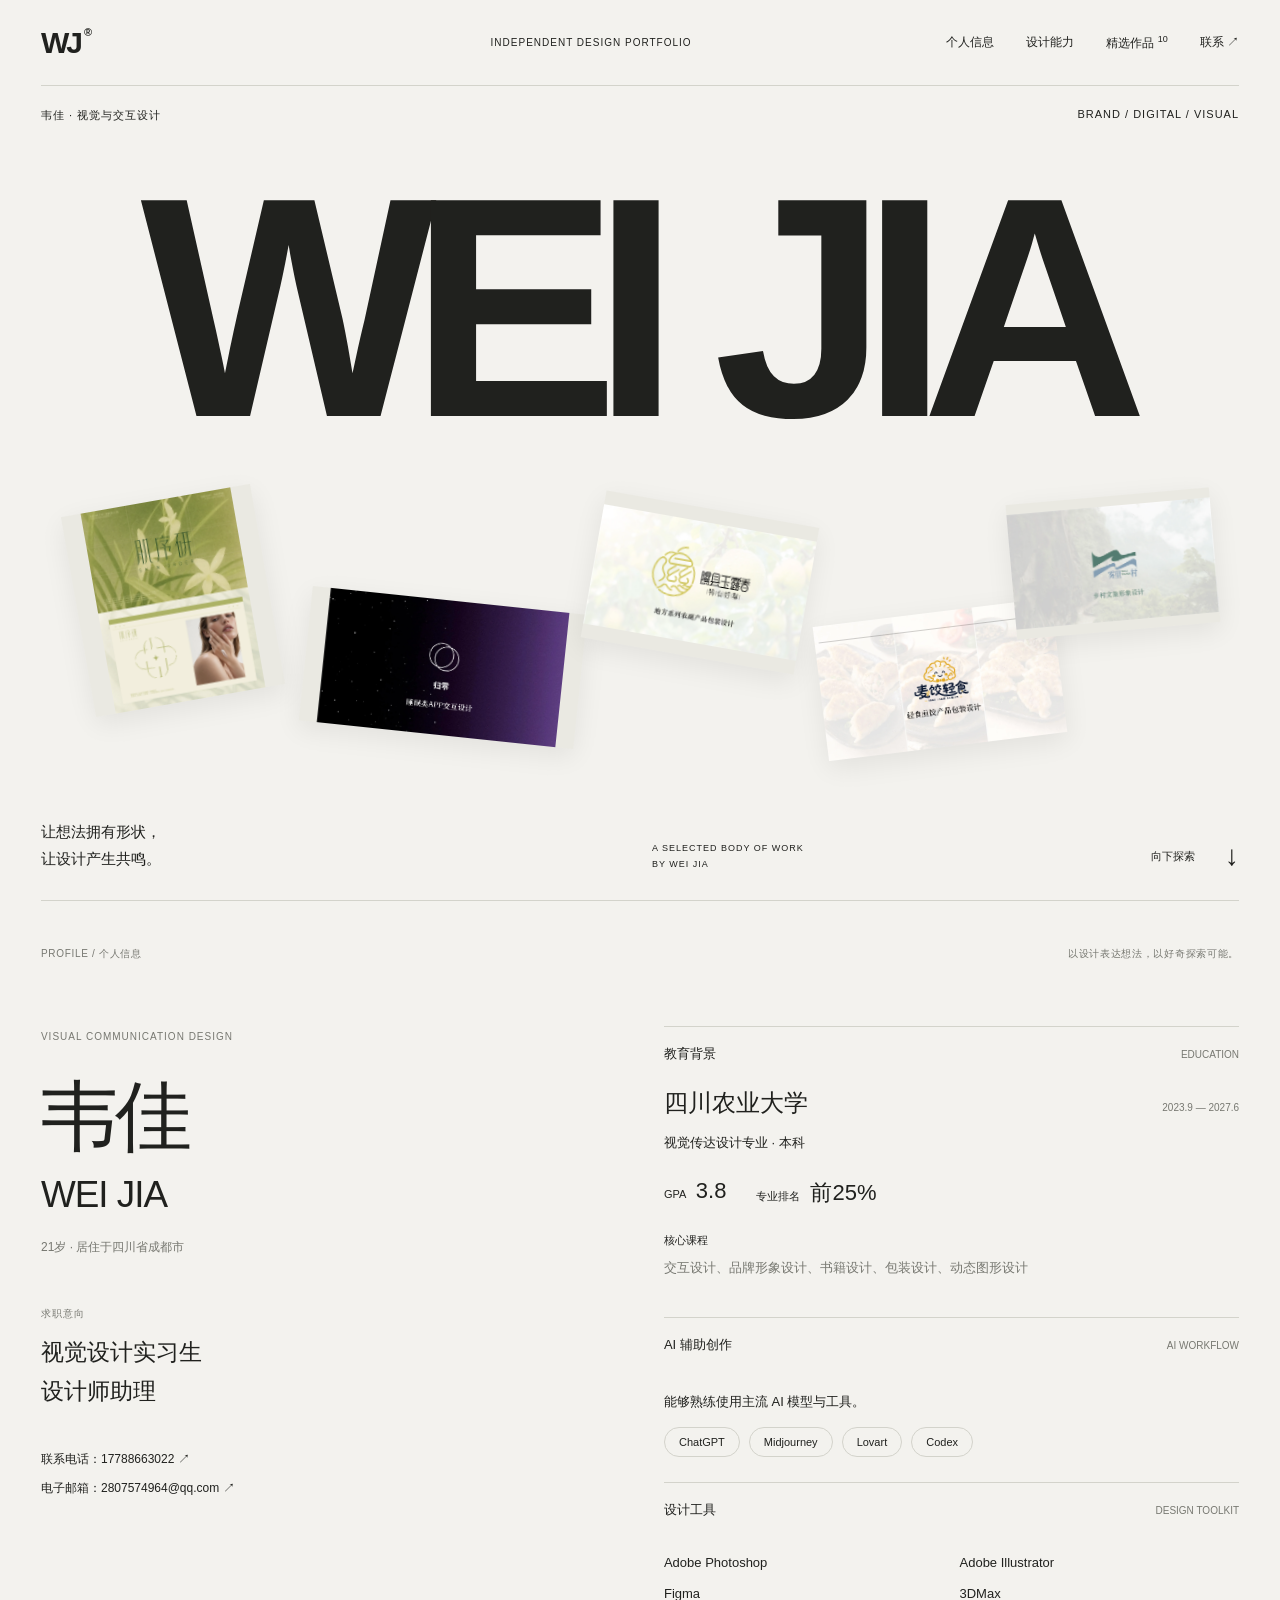
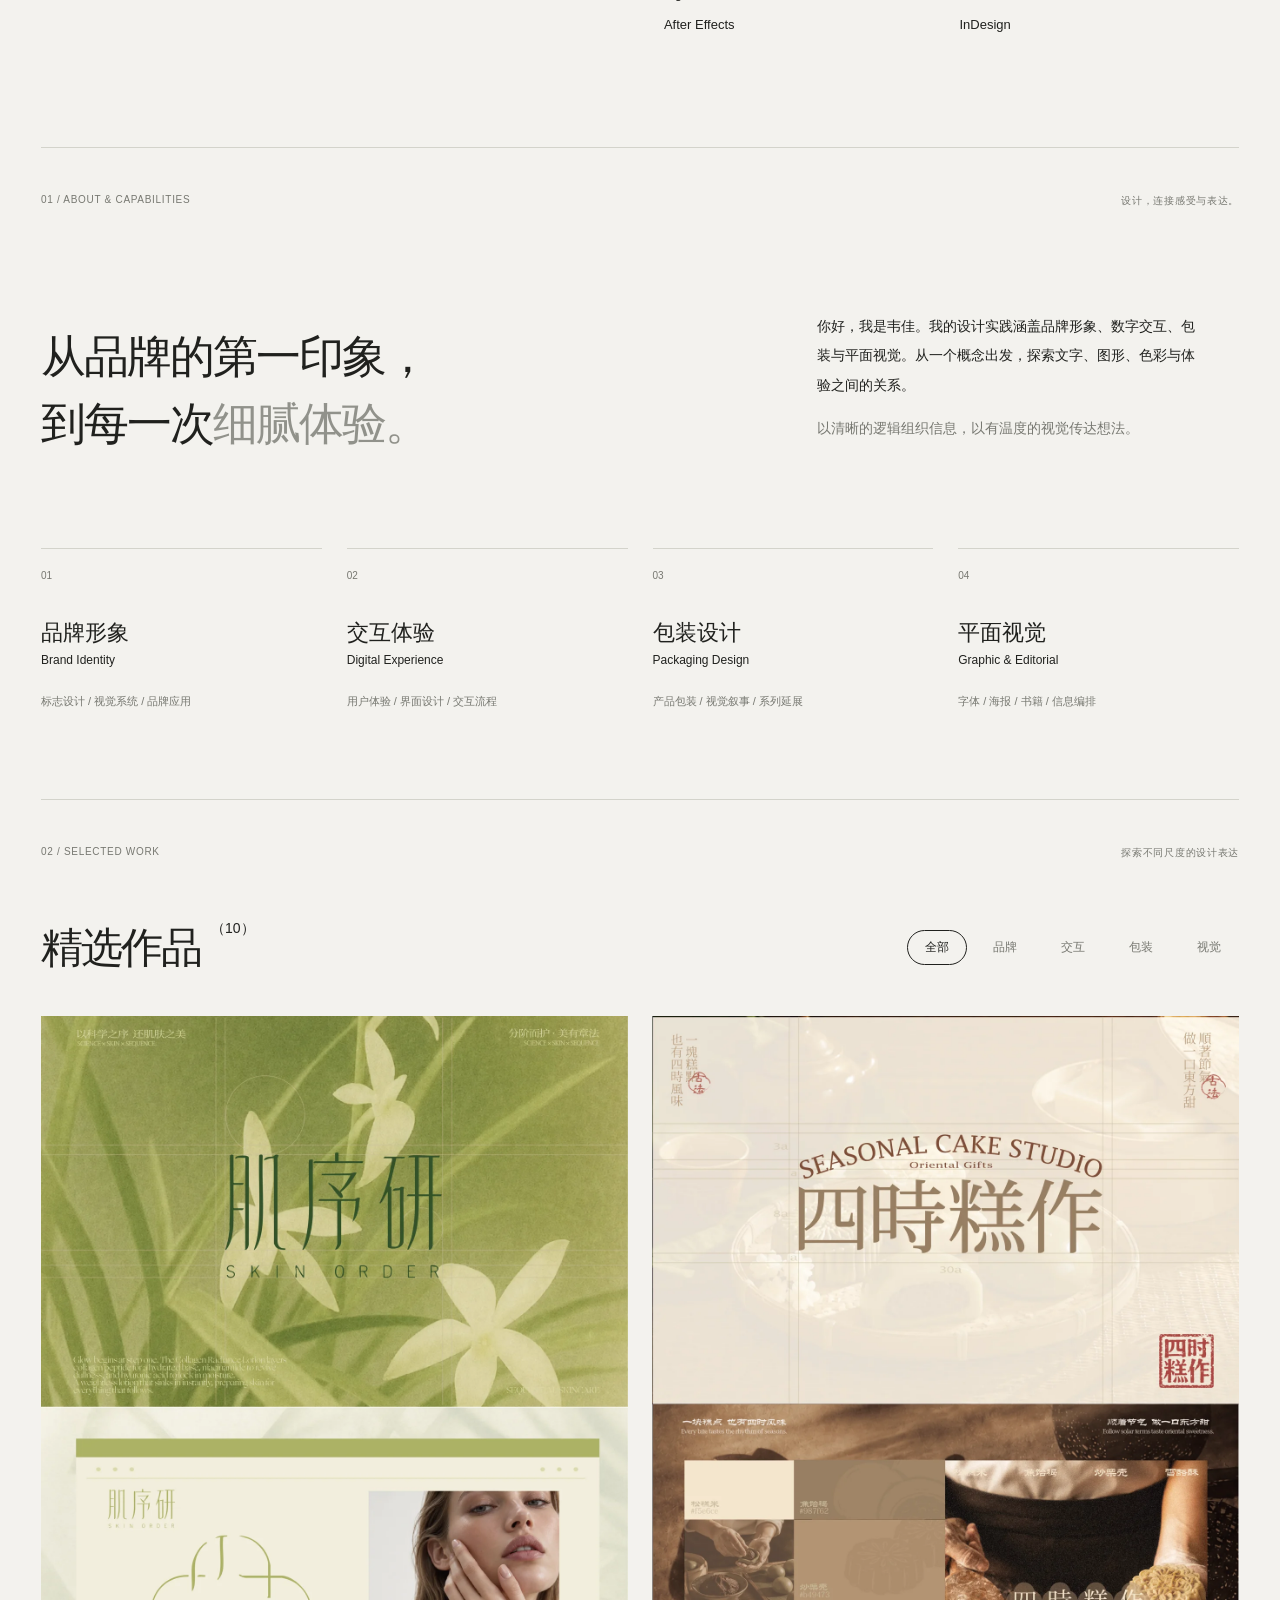
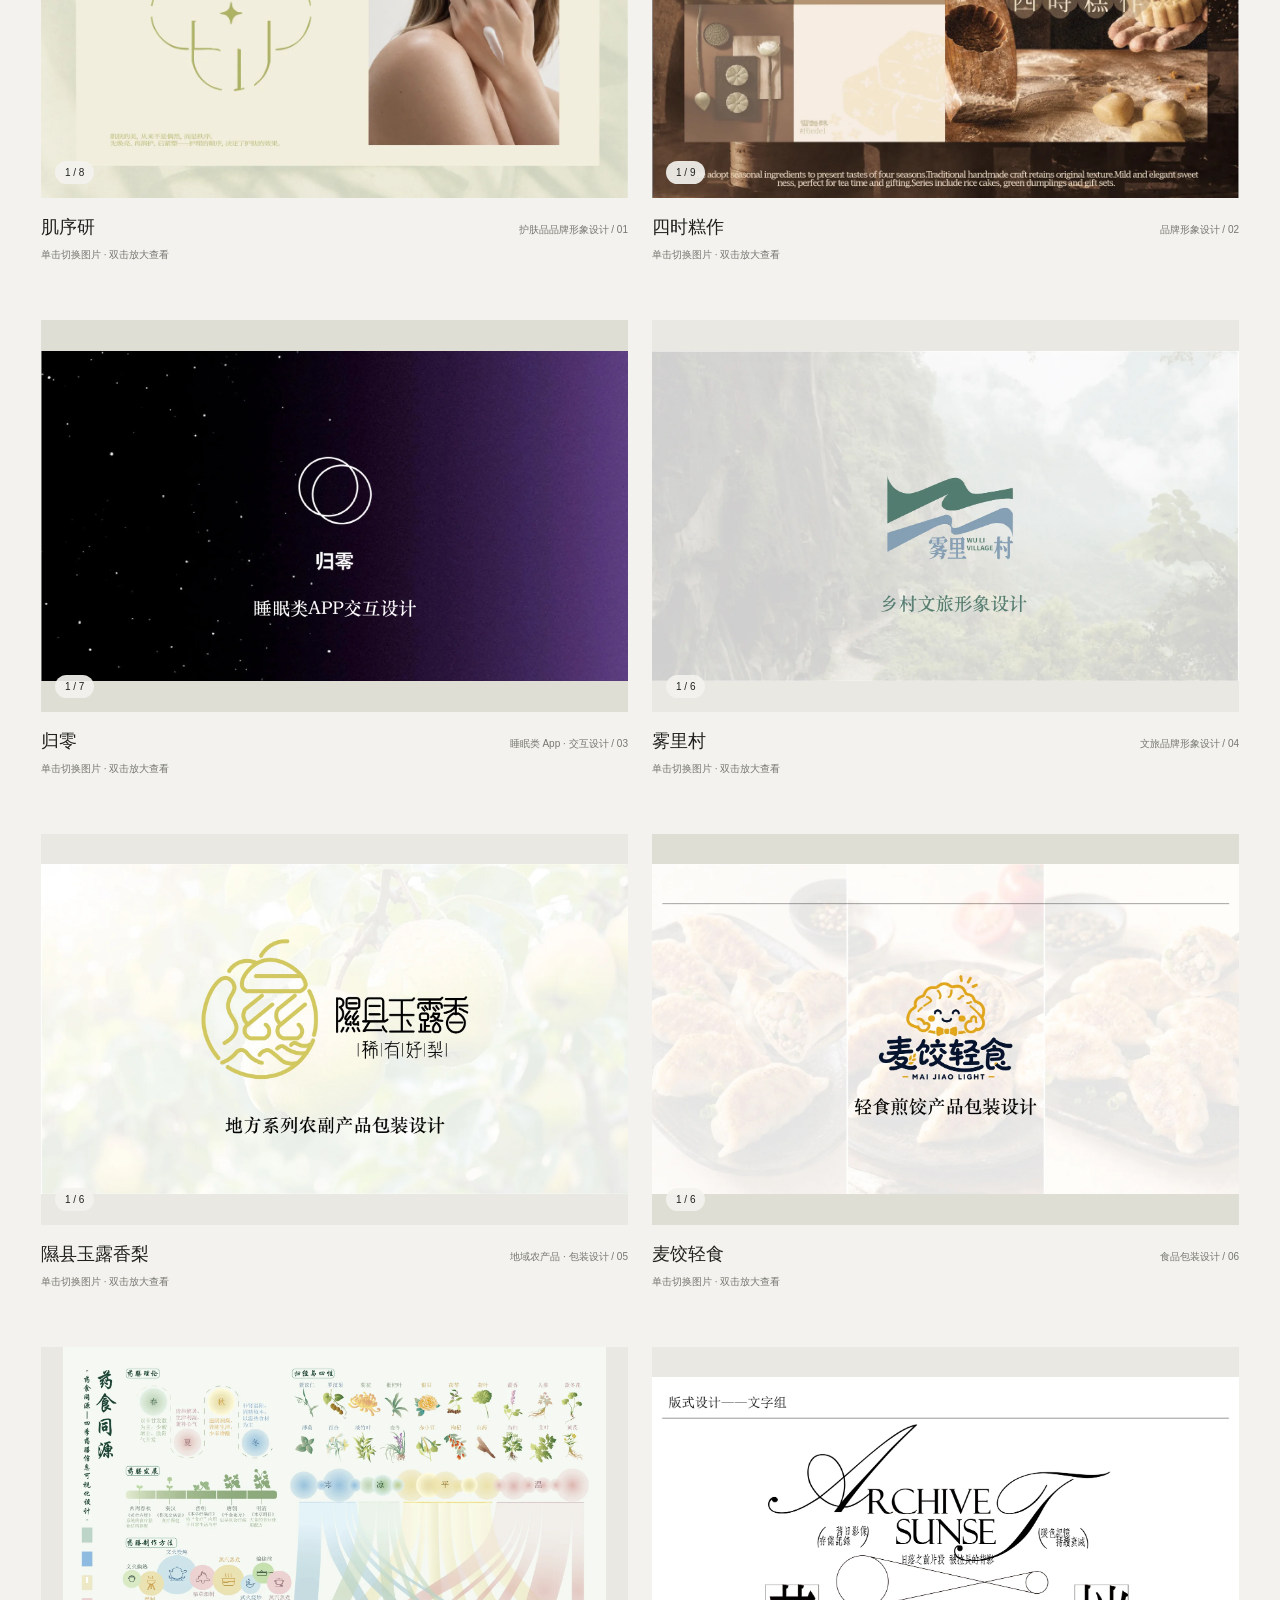
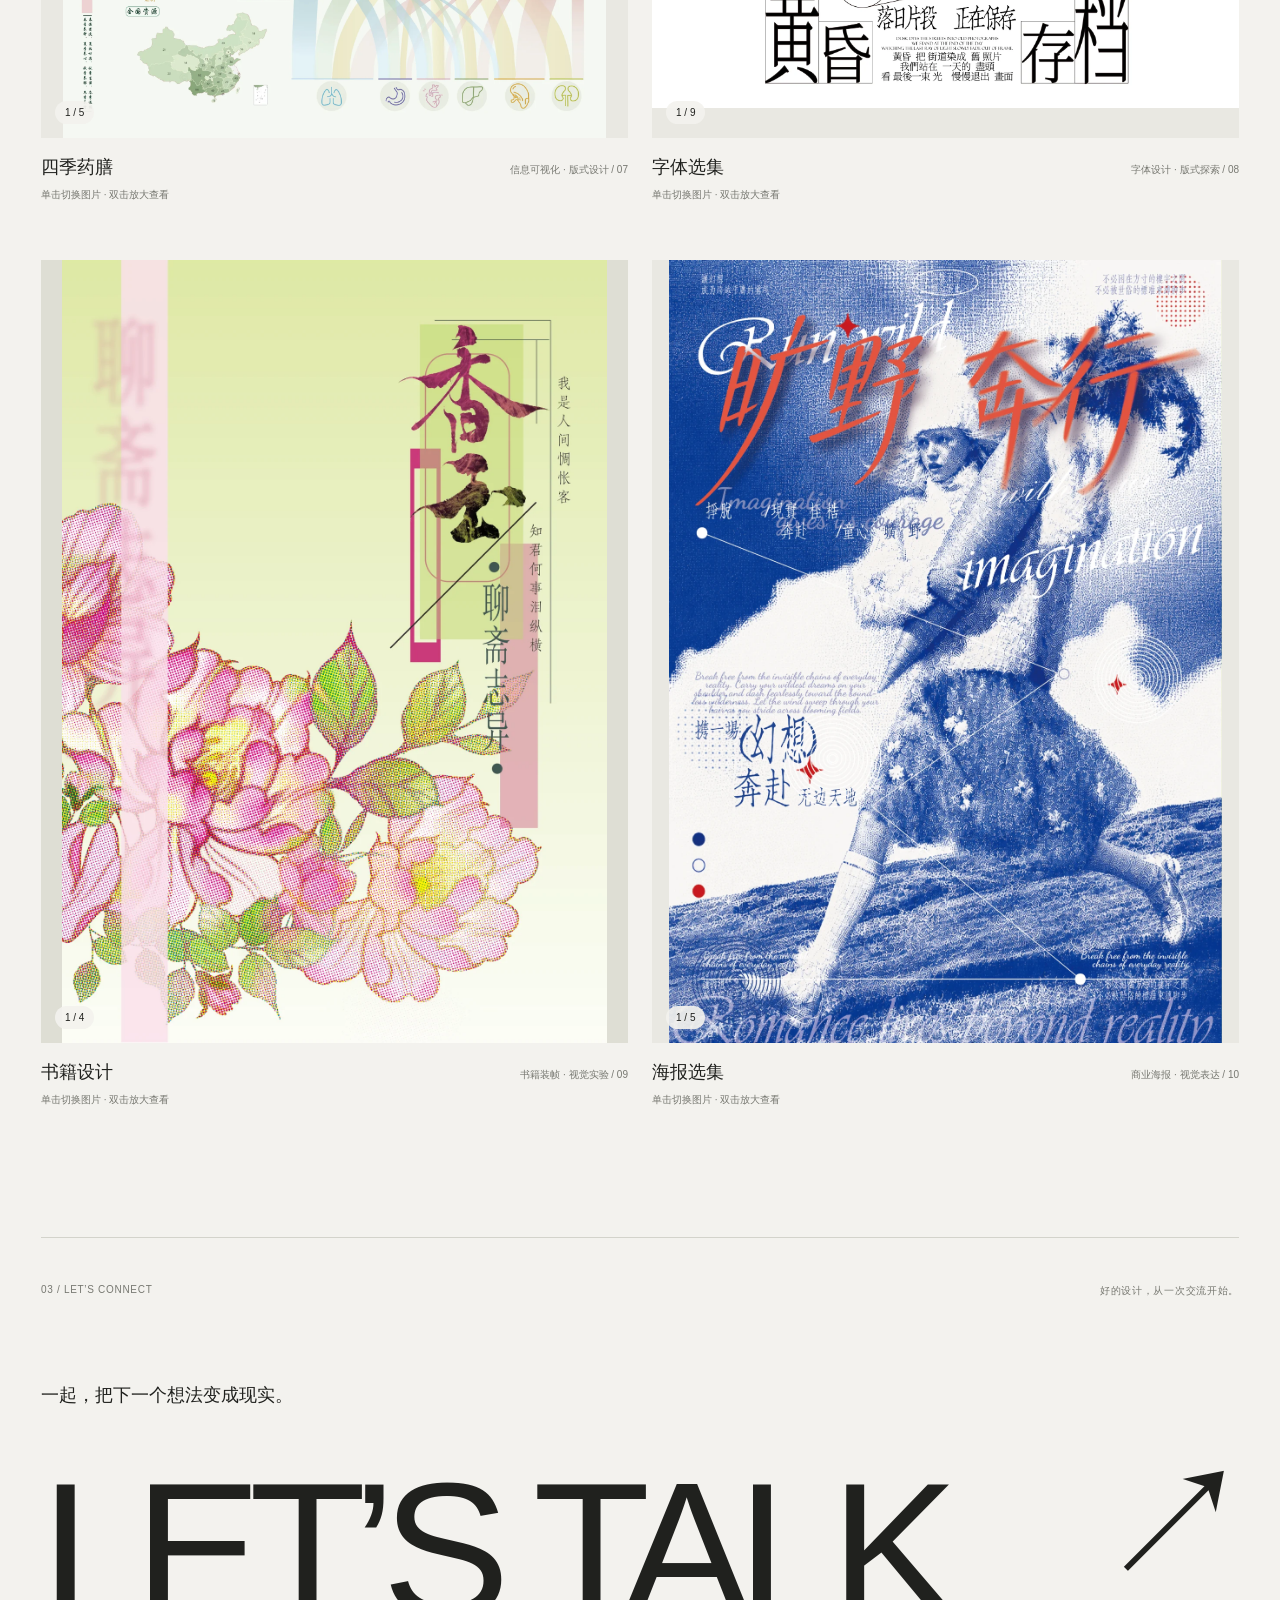
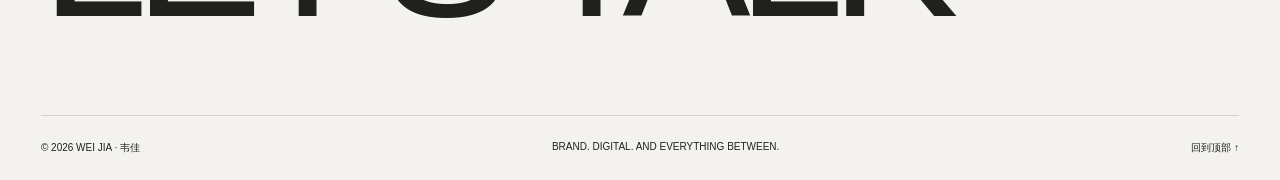
<file: site/index.html>
<!doctype html>
<html lang="zh-CN">
<head><meta charset="UTF-8"><meta name="viewport" content="width=device-width,initial-scale=1"><meta name="description" content="WEI JIA 韦佳的设计作品集，品牌形象、交互体验与视觉设计。"><title>WEI JIA — Design Portfolio</title><link rel="stylesheet" href="style.css"><link rel="stylesheet" href="refinements.css?v=2"></head>
<body>
<header><a class="logo" href="#" aria-label="WEI JIA 首页">WJ<span>®</span></a><span class="header-note">INDEPENDENT DESIGN PORTFOLIO</span><nav><a href="#profile">个人信息</a><a href="#about">设计能力</a><a href="#work">精选作品 <sup>10</sup></a><a href="#contact">联系 ↗</a></nav></header>
<main>
<section class="hero" aria-labelledby="name"><div class="hero-top"><span>韦佳 · 视觉与交互设计</span><span>BRAND / DIGITAL / VISUAL</span></div><div class="stage"><h1 id="name">WEI JIA</h1><div class="collage" aria-label="设计作品动态拼贴"><img class="float f1" decoding="async" fetchpriority="high" src="assets/project-16.webp" alt="肌序研护肤品品牌设计首页"><img class="float f2" decoding="async" src="assets/project-28.webp" alt="归零睡眠应用交互设计首页"><img class="float f3" decoding="async" src="assets/project-30.webp" alt="玉露香梨包装设计首页"><img class="float f4" decoding="async" src="assets/project-36.webp" alt="麦饺轻食包装设计首页"><img class="float f5" decoding="async" src="assets/project-17.webp" alt="雾里村文旅形象设计首页"></div></div><div class="hero-bottom"><p>让想法拥有形状，<br>让设计产生共鸣。</p><span class="hero-index">A SELECTED BODY OF WORK<br>BY WEI JIA</span><a href="#profile" class="scroll">向下探索 <span>↓</span></a></div></section>
<section id="profile" class="profile section" aria-labelledby="profile-title">
  <div class="eyebrow"><span>PROFILE / 个人信息</span><span>以设计表达想法，以好奇探索可能。</span></div>
  <div class="profile-layout">
    <div class="profile-identity">
      <span class="profile-label">VISUAL COMMUNICATION DESIGN</span>
      <h2 id="profile-title">韦佳<span>WEI JIA</span></h2>
      <p class="profile-age">21岁 · 居住于四川省成都市</p>
      <div class="profile-intent"><span class="profile-label">求职意向</span><p>视觉设计实习生<br>设计师助理</p></div>
      <div class="profile-contact"><a href="tel:17788663022">联系电话：17788663022 ↗</a><a href="mailto:2807574964@qq.com">电子邮箱：2807574964@qq.com ↗</a></div>
    </div>
    <div class="profile-details">
      <div class="profile-block"><div class="profile-block-title"><h3>教育背景</h3><span>EDUCATION</span></div><div class="education-heading"><h4>四川农业大学</h4><span>2023.9 — 2027.6</span></div><p>视觉传达设计专业 · 本科</p><div class="profile-results"><span>GPA <strong>3.8</strong></span><span>专业排名 <strong>前25%</strong></span></div><p class="profile-courses"><span>核心课程</span>交互设计、品牌形象设计、书籍设计、包装设计、动态图形设计</p></div>
      <div class="profile-block"><div class="profile-block-title"><h3>AI 辅助创作</h3><span>AI WORKFLOW</span></div><p>能够熟练使用主流 AI 模型与工具。</p><ul class="profile-tools"><li>ChatGPT</li><li>Midjourney</li><li>Lovart</li><li>Codex</li></ul></div>
      <div class="profile-block"><div class="profile-block-title"><h3>设计工具</h3><span>DESIGN TOOLKIT</span></div><ul class="profile-software"><li>Adobe Photoshop</li><li>Adobe Illustrator</li><li>Figma</li><li>3DMax</li><li>After Effects</li><li>InDesign</li></ul></div>
    </div>
  </div>
</section>
<section id="about" class="about section"><div class="eyebrow"><span>01 / ABOUT & CAPABILITIES</span><span>设计，连接感受与表达。</span></div><div class="intro"><h2>从品牌的第一印象，<br>到每一次<span>细腻体验。</span></h2><div class="intro-copy"><p>你好，我是韦佳。我的设计实践涵盖品牌形象、数字交互、包装与平面视觉。从一个概念出发，探索文字、图形、色彩与体验之间的关系。</p><p>以清晰的逻辑组织信息，以有温度的视觉传达想法。</p></div></div><div class="capabilities"><div><span>01</span><h3>品牌形象</h3><p>Brand Identity</p><small>标志设计 / 视觉系统 / 品牌应用</small></div><div><span>02</span><h3>交互体验</h3><p>Digital Experience</p><small>用户体验 / 界面设计 / 交互流程</small></div><div><span>03</span><h3>包装设计</h3><p>Packaging Design</p><small>产品包装 / 视觉叙事 / 系列延展</small></div><div><span>04</span><h3>平面视觉</h3><p>Graphic & Editorial</p><small>字体 / 海报 / 书籍 / 信息编排</small></div></div></section>
<section id="work" class="section work"><div class="eyebrow"><span>02 / SELECTED WORK</span><span>探索不同尺度的设计表达</span></div><div class="work-heading"><h2>精选作品<span>（10）</span></h2><div class="filters" role="group" aria-label="作品分类"><button class="active" data-filter="all">全部</button><button data-filter="brand">品牌</button><button data-filter="digital">交互</button><button data-filter="pack">包装</button><button data-filter="graphic">视觉</button></div></div><div id="projects" class="projects"></div></section>
<section id="contact" class="contact section"><div class="eyebrow"><span>03 / LET’S CONNECT</span><span>好的设计，从一次交流开始。</span></div><p>一起，把下一个想法变成现实。</p><a class="contact-title" href="#contact-note" id="contact-action" aria-expanded="false" aria-controls="contact-note">LET’S TALK<span>↗</span></a><div id="contact-note" hidden><a href="tel:17788663022">TEL：17788663022</a><a href="mailto:2807574964@qq.com">EMAIL：2807574964@qq.com</a><p>vx：17788663022</p></div><footer><span>© 2026 WEI JIA · 韦佳</span><span>BRAND. DIGITAL. AND EVERYTHING BETWEEN.</span><a href="#">回到顶部 ↑</a></footer></section>
</main>
<dialog id="project-dialog"><div class="dialog-bar"><div><span id="dialog-type"></span><h2 id="dialog-title"></h2></div><button id="close-dialog" aria-label="关闭项目">关闭 ×</button></div><div id="dialog-images"></div></dialog>
<script src="app.js?v=2"></script></body></html>
</file>
<file: site/style.css>
:root{--paper:#f3f2ee;--ink:#20211e;--muted:#777871;--line:#d3d3cb}*{box-sizing:border-box}html{scroll-behavior:smooth;scroll-padding-top:90px}body{margin:0;background:var(--paper);color:var(--ink);font-family:Manrope,Arial,'Microsoft YaHei',sans-serif;-webkit-font-smoothing:antialiased}a{color:inherit;text-decoration:none}button{font:inherit;cursor:pointer}header{height:86px;margin:0 3.2%;display:flex;align-items:center;justify-content:space-between;border-bottom:1px solid var(--line)}.logo{font-size:30px;font-weight:800;letter-spacing:-3px}.logo span{font-size:11px;vertical-align:top;letter-spacing:0;margin-left:4px}.header-note{font-size:10px;letter-spacing:1px;margin-left:12%}nav{display:flex;gap:32px;font-size:12px}nav a:hover{opacity:.5}sup{font-size:9px}.hero{padding:22px 3.2% 28px;min-height:calc(100svh - 86px);display:flex;flex-direction:column;overflow:hidden}.hero-top,.hero-bottom,.eyebrow{display:flex;justify-content:space-between;font-size:11px}.hero-top{letter-spacing:1px}.stage{position:relative;flex:1;min-height:490px;display:flex;align-items:center;justify-content:center}.stage h1{font-size:clamp(110px,24.5vw,440px);letter-spacing:-.085em;line-height:.85;font-weight:600;margin:0 1.5% 0 0;white-space:nowrap;position:relative;z-index:2;pointer-events:none}.float{position:absolute;width:15%;height:58%;max-height:310px;object-fit:cover;box-shadow:0 8px 25px #00000012;animation:arrive 1.6s cubic-bezier(.2,.8,.2,1) both,drift 8s ease-in-out 1.6s infinite alternate;transition:filter .4s}.f1{left:9%;top:0%;transform:rotate(-10deg);--rot:-10deg;animation-delay:0s,1.6s}.f2{left:32%;top:35%;width:24%;height:41%;transform:rotate(6deg);--rot:6deg;z-index:3;animation-delay:.12s,1.7s}.f3{right:14%;top:2%;width:16%;transform:rotate(10deg);--rot:10deg;animation-delay:.22s,1.8s}.f4{right:1%;bottom:4%;width:16%;height:49%;transform:rotate(-7deg);--rot:-7deg;animation-delay:.32s,1.9s}.f5{left:0%;bottom:2%;width:20%;height:32%;transform:rotate(-5deg);--rot:-5deg;animation-delay:.4s,2s}.hero-bottom{align-items:flex-end;position:relative;z-index:4}.hero-bottom p{font-size:15px;line-height:1.8;margin:0}.hero-index{font-size:9px;line-height:1.8;letter-spacing:1px;margin-left:12%}.scroll{display:flex;gap:30px;align-items:center}.scroll span{font-size:28px}.section{margin:0 3.2%;padding:46px 0 90px;border-top:1px solid var(--line)}.eyebrow{color:var(--muted);letter-spacing:.7px;font-size:10px}.intro{display:grid;grid-template-columns:1.5fr 1fr;gap:12%;align-items:end;margin:90px 0}.intro h2{font-size:clamp(28px,3.5vw,60px);letter-spacing:-2px;font-weight:500;line-height:1.5;margin:0}.intro h2 span{color:#91928b}.intro-copy{max-width:390px;font-size:14px;line-height:2.1}.intro-copy p:last-child{color:var(--muted)}.capabilities{display:grid;grid-template-columns:repeat(4,1fr);gap:25px}.capabilities>div{border-top:1px solid var(--line);padding-top:16px}.capabilities span{font-size:10px;color:var(--muted)}.capabilities h3{font-size:22px;font-weight:500;margin:35px 0 5px}.capabilities p{font-size:12px;margin:0 0 24px}.capabilities small{font-size:11px;color:var(--muted)}.work-heading{display:flex;justify-content:space-between;align-items:center;margin:60px 0 40px}.work-heading h2{font-weight:500;font-size:42px;letter-spacing:-2px;margin:0}.work-heading h2 span{font-size:14px;vertical-align:top;letter-spacing:0;margin-left:10px}.filters{display:flex;gap:8px}.filters button{border:1px solid transparent;background:none;padding:8px 17px;border-radius:30px;font-size:12px;color:var(--muted)}.filters .active{border-color:var(--ink);color:var(--ink)}.projects{display:grid;grid-template-columns:1fr 1fr;gap:58px 24px}.project{border:0;padding:0;background:none;text-align:left;color:inherit}.project[hidden]{display:none}.project-image{height:480px;overflow:hidden;background:#e4e4dc;position:relative}.project-image img{width:100%;height:100%;object-fit:cover;transition:transform .7s}.project:hover img{transform:scale(1.035)}.project-image .arrow{position:absolute;right:18px;bottom:18px;background:var(--paper);border-radius:50%;width:42px;height:42px;display:grid;place-items:center;font-size:22px;transform:translateY(65px);transition:transform .3s}.project:hover .arrow,.project:focus-visible .arrow{transform:translateY(0)}.project-meta{display:flex;justify-content:space-between;margin-top:17px;align-items:baseline}.project-meta h3{font-size:18px;font-weight:500;margin:0}.project-meta span{font-size:10px;color:var(--muted)}.project:nth-child(3n) .project-image{background:#deded4}.contact{padding-bottom:0;margin-top:40px}.contact>p{margin-top:85px;font-size:18px}.contact-title{font-size:clamp(70px,15vw,230px);font-weight:500;letter-spacing:-.07em;line-height:1.3;display:flex;justify-content:space-between}.contact-title span{font-size:.8em}#contact-note{padding:15px 0;font-size:14px;color:var(--muted)}footer{border-top:1px solid var(--line);padding:25px 0;display:flex;justify-content:space-between;font-size:10px;margin-top:40px}dialog{width:min(1100px,94vw);max-height:92svh;border:0;background:var(--paper);padding:24px;overscroll-behavior:contain}dialog::backdrop{background:#161713bf;backdrop-filter:blur(9px)}.dialog-bar{display:flex;justify-content:space-between;align-items:center;position:sticky;top:-24px;background:var(--paper);padding:18px 0;z-index:2}.dialog-bar h2{font-size:26px;font-weight:500;margin:8px 0}.dialog-bar span{font-size:11px;color:var(--muted)}.dialog-bar button{border:1px solid var(--line);background:none;border-radius:30px;padding:10px 20px}#dialog-images{display:grid;gap:20px}#dialog-images img{width:100%;height:auto;display:block}body.modal-open{overflow:hidden}@keyframes arrive{from{opacity:0;translate:0 90px;rotate:10deg}to{opacity:1;translate:0 0;rotate:0deg}}@keyframes drift{from{transform:translateY(0) rotate(var(--rot))}to{transform:translateY(-16px) rotate(calc(var(--rot) + 3deg))}}@media(min-width:1700px){.project-image{height:620px}.stage{min-height:650px}}@media(max-width:760px){header{height:70px;margin:0 5%}.header-note{display:none}nav{gap:17px;font-size:10px}.hero{padding:20px 5%;min-height:calc(90svh - 70px)}.hero-top{font-size:8px}.stage{min-height:420px}.stage h1{font-size:25vw}.float{width:25%;height:45%}.f1{left:6%;top:6%}.f2{left:26%;top:50%;width:36%;height:27%}.f3{right:12%;top:8%;width:24%}.f4{right:0%;bottom:6%;width:24%;height:35%}.f5{left:0%;bottom:6%;width:30%;height:23%}.hero-index{display:none}.hero-bottom p{font-size:12px}.section{margin:0 5%;padding:30px 0 60px}.eyebrow{font-size:8px;gap:20px}.intro{grid-template-columns:1fr;margin:55px 0;gap:20px}.intro h2{font-size:32px;letter-spacing:-1px}.intro-copy{font-size:13px}.capabilities{grid-template-columns:1fr 1fr;gap:30px 18px}.capabilities h3{margin-top:24px;font-size:20px}.capabilities small{font-size:9px}.work-heading{display:block;margin:45px 0 25px}.work-heading h2{font-size:32px}.filters{margin-top:25px;gap:2px}.filters button{padding:7px 14px}.projects{grid-template-columns:1fr;gap:35px}.project-image{height:430px}.project-meta span{font-size:9px}.project-image .arrow{transform:none}.contact>p{margin-top:60px;font-size:14px}.contact-title{font-size:16vw}footer{gap:20px;font-size:9px}footer>span:nth-child(2){display:none}dialog{padding:14px}.dialog-bar{top:-14px}}@media(prefers-reduced-motion:reduce){html{scroll-behavior:auto}.float{animation:none}.project-image img{transition:none}}
</file>
<file: site/refinements.css>
.stage{flex-direction:column;gap:48px;padding:32px 0 24px;min-height:0}
.stage h1{z-index:5;flex:none}
.collage{position:relative;width:100%;height:clamp(210px,22vw,310px);flex:none;margin-top:5px}
.collage .float{bottom:auto;max-height:none;object-fit:contain;background:#eae9e2;z-index:1}
.collage .f1{left:3%;right:auto;top:2%;width:16%;height:72%;--rot:-9deg}
.collage .f2{left:22%;right:auto;top:38%;width:23%;height:48%;--rot:6deg}
.collage .f3{left:46%;right:auto;top:5%;width:18%;height:53%;--rot:-7deg}
.collage .f4{left:65%;right:auto;top:42%;width:20%;height:48%;--rot:8deg}
.collage .f5{left:81%;right:auto;top:1%;width:17%;height:48%;--rot:-5deg}
.projects{align-items:start}
.profile{min-height:90svh}
.profile-layout{display:grid;grid-template-columns:1fr 1.2fr;gap:12%;margin-top:65px}
.profile-label{font-size:10px;letter-spacing:1px;color:var(--muted)}
.profile-identity h2{font-size:clamp(48px,6vw,88px);font-weight:500;letter-spacing:-3px;line-height:1.15;margin:28px 0 20px}
.profile-identity h2 span{display:block;font-size:.48em;letter-spacing:-1px;margin-top:14px}
.profile-age{font-size:12px;color:var(--muted);line-height:1.8}
.profile-intent{margin-top:45px}
.profile-intent p{font-size:23px;line-height:1.7;margin:12px 0 0}
.profile-contact{margin-top:40px;display:grid;gap:12px;font-size:12px;overflow-wrap:anywhere}
.profile-contact a:hover{text-decoration:underline;text-underline-offset:5px}
.profile-block{border-top:1px solid var(--line);padding:18px 0 25px}
.profile-block-title,.education-heading{display:flex;align-items:baseline;justify-content:space-between;gap:16px}
.profile-block-title h3{font-size:13px;font-weight:500;margin:0 0 24px}
.profile-block-title>span,.education-heading>span{font-size:10px;color:var(--muted)}
.education-heading h4{font-size:24px;font-weight:500;margin:0}
.profile-block p{font-size:13px;line-height:1.9;margin:12px 0}
.profile-results{display:flex;gap:30px;font-size:11px;margin:22px 0}
.profile-results strong{font-size:22px;font-weight:500;margin-left:7px}
.profile-courses{color:var(--muted)}
.profile-courses>span{display:block;color:var(--ink);font-size:11px;margin-bottom:5px}
.profile-tools,.profile-software{list-style:none;padding:0;margin:12px 0 0;display:flex;flex-wrap:wrap;gap:9px}
.profile-tools li{font-size:11px;border:1px solid var(--line);border-radius:24px;padding:8px 14px}
.profile-software{display:grid;grid-template-columns:1fr 1fr;gap:16px;font-size:13px}
@media(max-width:760px){.profile-layout{grid-template-columns:1fr;gap:40px;margin-top:40px}.profile{min-height:0}.profile-identity h2{font-size:56px}.profile-intent{margin-top:30px}.profile-contact{margin-top:25px}.education-heading{flex-wrap:wrap;gap:8px}nav{gap:12px}.profile-block-title>span{font-size:9px}}
.project-image{height:auto;aspect-ratio:3/2;background:#e9e8e2}
.portrait .project-image{aspect-ratio:3/4}
.project-image img{object-fit:contain}
.project:hover img{transform:none}
.project-image{touch-action:manipulation}
.image-count{position:absolute;bottom:14px;left:14px;padding:6px 10px;border-radius:20px;background:#f3f2eeeb;color:var(--ink);font-size:10px;font-variant-numeric:tabular-nums}
.interaction-hint{display:block;font-size:10px;color:var(--muted);margin-top:9px}
#dialog-images img{scroll-margin-top:105px}
#contact-note{border-top:1px solid var(--line);padding:28px 0;font-size:clamp(16px,2vw,25px);line-height:2}
#contact-note a{display:block;width:fit-content}
#contact-note a:hover{text-decoration:underline;text-underline-offset:5px}
#contact-note p{margin:0}
@media(max-width:760px){.stage{gap:35px;padding:50px 0 32px}.collage{height:195px}.collage .f1{left:0;width:23%;height:65%}.collage .f2{left:19%;top:46%;width:30%;height:40%}.collage .f3{left:38%;top:3%;width:27%;height:42%}.collage .f4{left:58%;top:51%;width:29%;height:41%}.collage .f5{left:75%;top:8%;width:25%;height:42%}.project-image{height:auto}.hero{min-height:calc(90svh - 70px)}}
</file>
